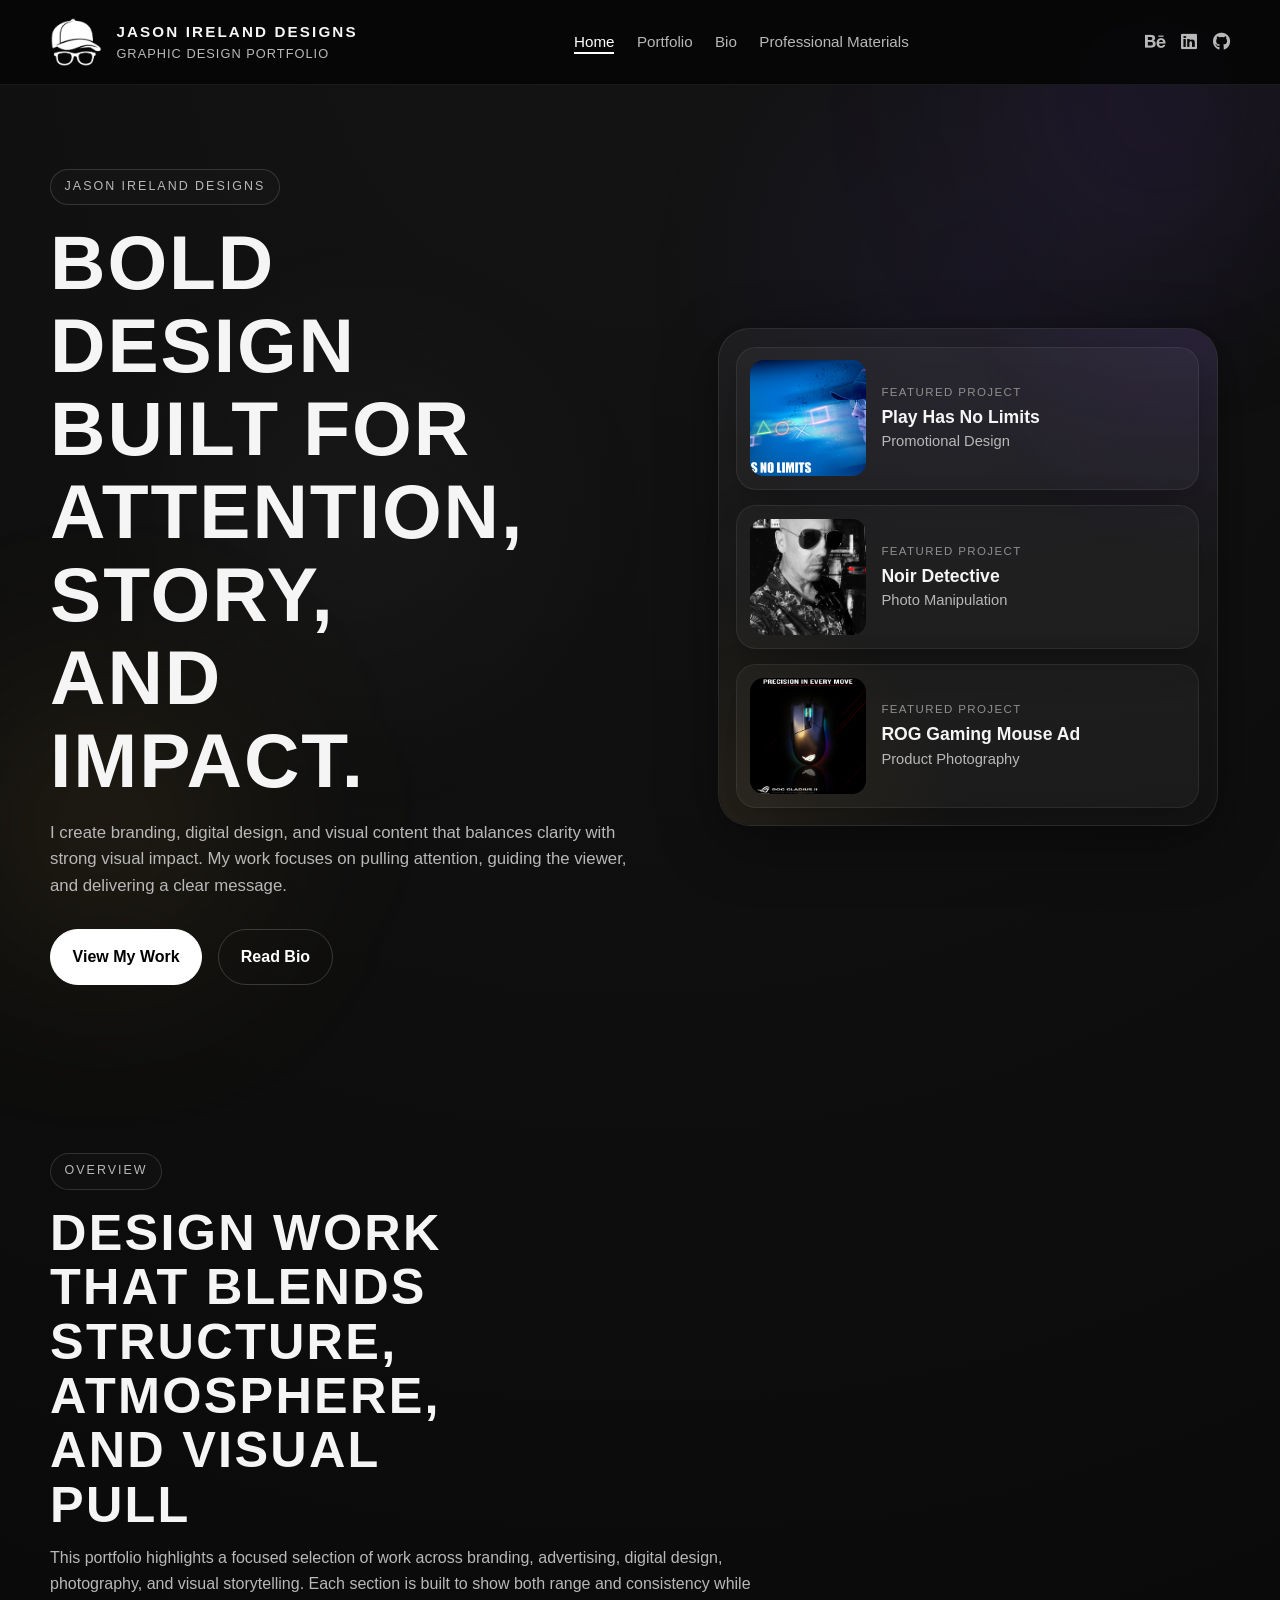
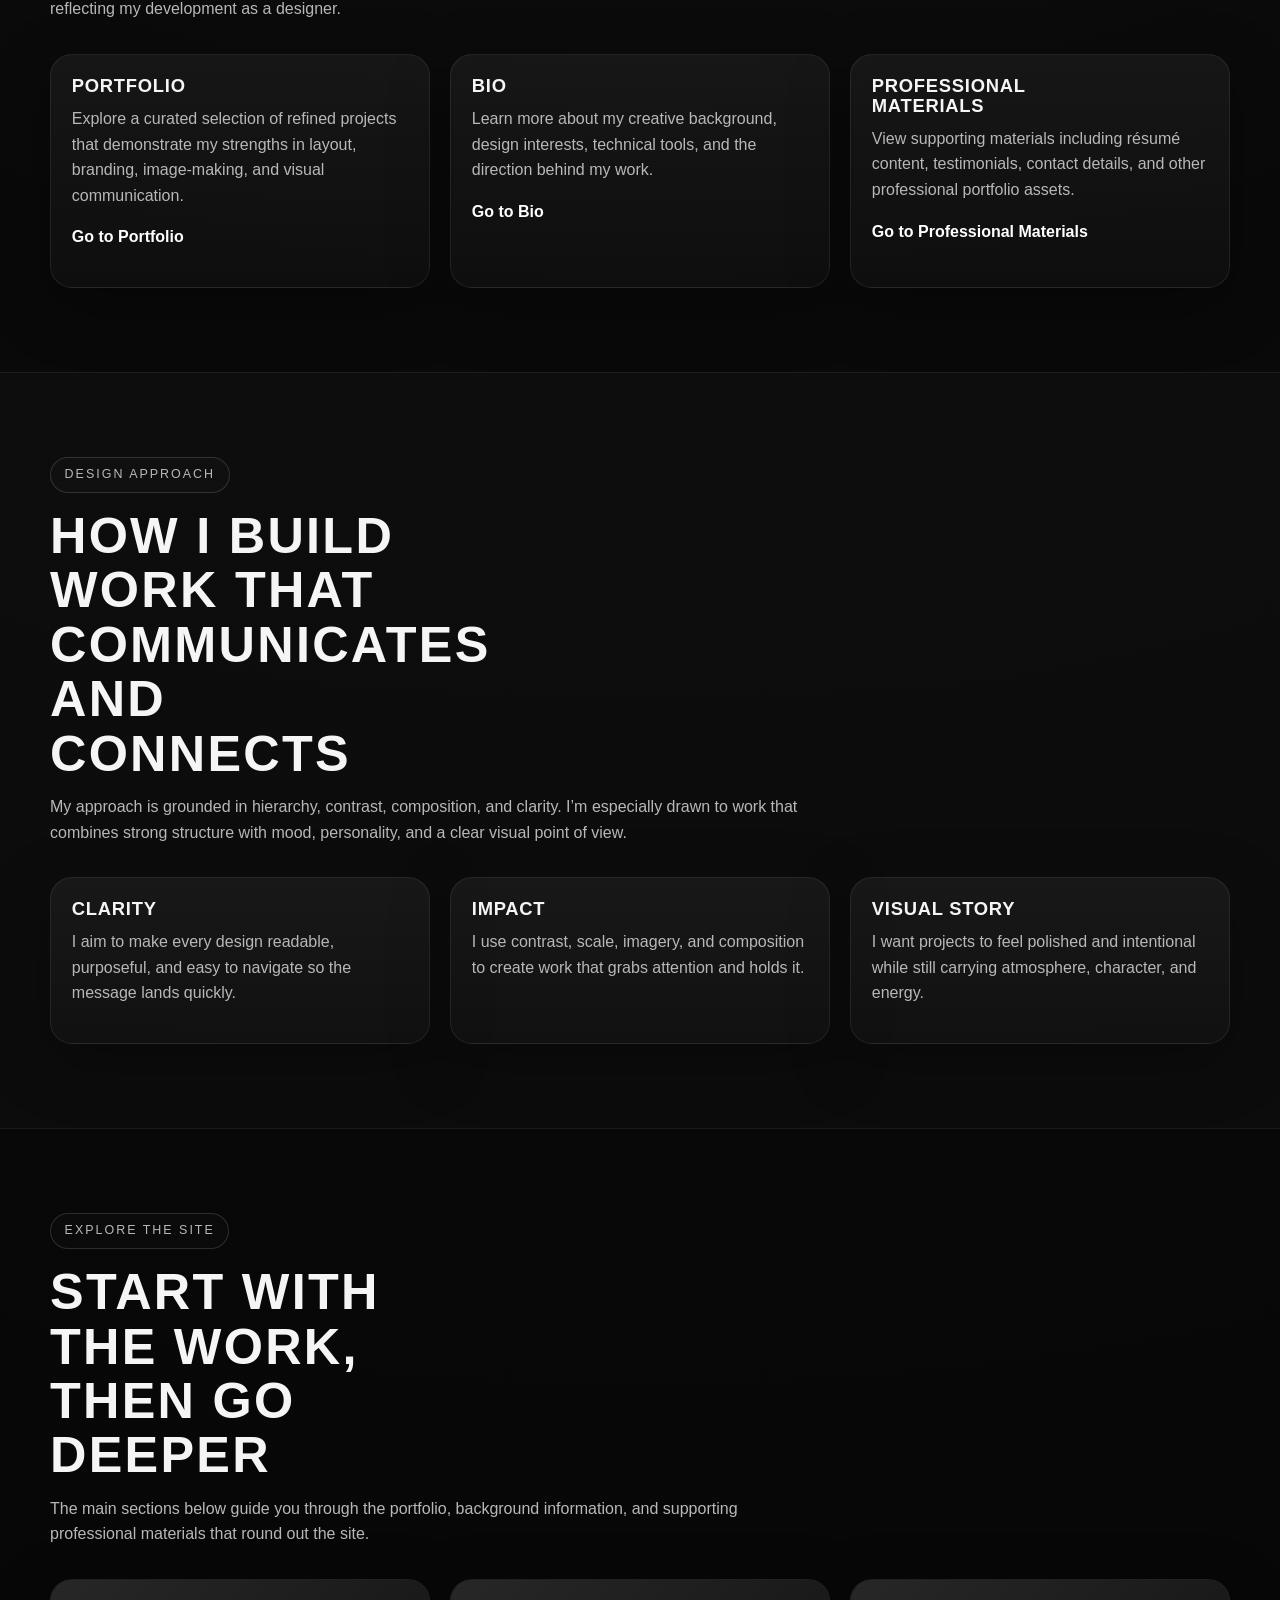
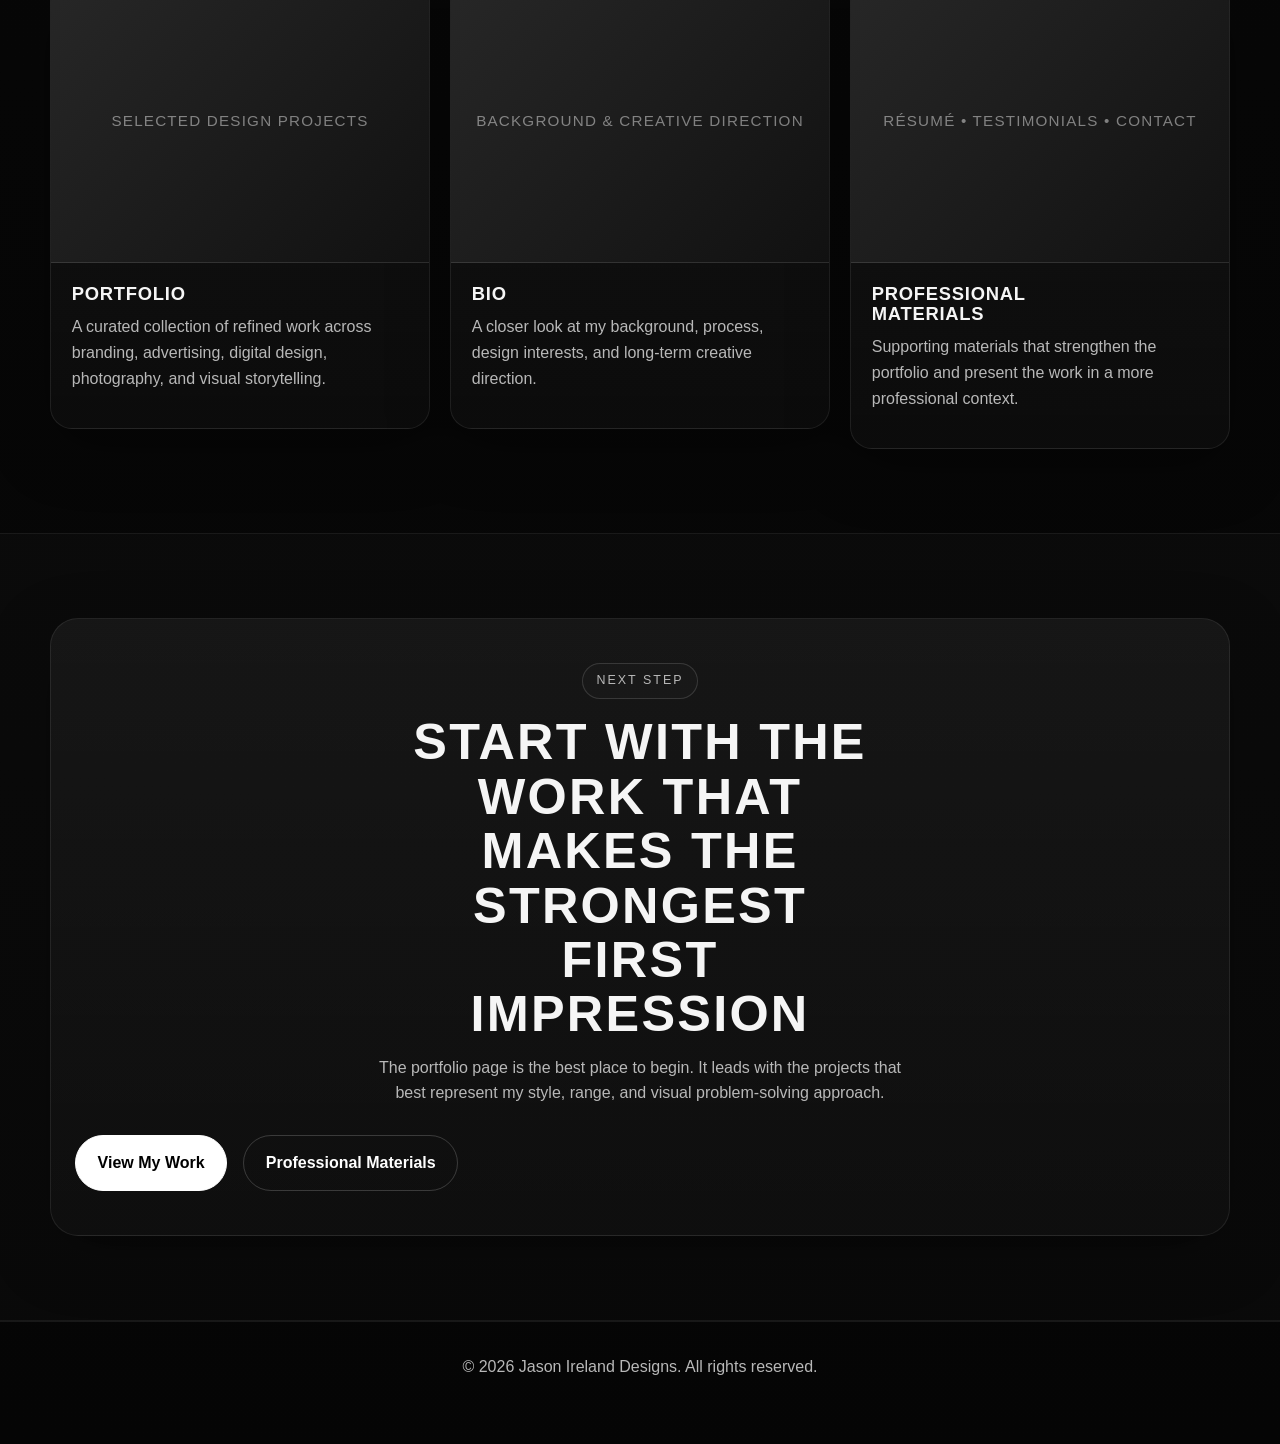
<file: index.html>
<!doctype html>
<html lang="en">
<head>
  <!-- ===== HEAD / META ===== -->
  <meta charset="UTF-8">
  <meta name="viewport" content="width=device-width, initial-scale=1.0">
  <title>Home | Jason Ireland Designs</title>
  <meta
    name="description"
    content="Jason Ireland Designs creates bold branding, digital design, advertising, photography, and visual storytelling work built for attention, clarity, and impact."
  >

  <!-- ===== FONTS / ICONS / STYLES ===== -->
  <link rel="stylesheet" href="https://cdnjs.cloudflare.com/ajax/libs/font-awesome/6.5.0/css/all.min.css">
  <link rel="stylesheet" href="css/style.css">
</head>

<body>
  <!-- ===== SKIP LINK ===== -->
  <a class="skip-link" href="#main">Skip to content</a>

  <!-- ===== SITE HEADER ===== -->
  <header class="site-header">
    <div class="container nav-wrap">

      <!-- ===== BRAND ===== -->
      <a href="index.html" class="brand" aria-label="Jason Ireland Designs home">
        <div class="brand-logo">
          <img src="img/logo-img-white.png" alt="Jason Ireland Designs logo">
        </div>
        <div class="brand-text">
          <span class="brand-name">Jason Ireland Designs</span>
          <span class="brand-tag">Graphic Design Portfolio</span>
        </div>
      </a>

      <!-- ===== MOBILE NAV TOGGLE ===== -->
      <button
        class="nav-toggle"
        id="navToggle"
        aria-expanded="false"
        aria-controls="siteNav"
        aria-label="Open navigation menu"
      >
        <span></span>
        <span></span>
        <span></span>
      </button>

      <!-- ===== MAIN NAVIGATION ===== -->
      <nav class="site-nav" id="siteNav" aria-label="Primary navigation">
        <ul>
          <li><a href="index.html" aria-current="page">Home</a></li>
          <li><a href="portfolio.html">Portfolio</a></li>
          <li><a href="bio.html">Bio</a></li>
          <li><a href="professional-materials.html">Professional Materials</a></li>
        </ul>
      </nav>

      <!-- ===== SOCIAL LINKS ===== -->
      <div class="social-icons" aria-label="Social media links">
        <a
          href="https://www.behance.net/jasonireland2"
          target="_blank"
          rel="noopener noreferrer"
          aria-label="Behance"
        >
          <i class="fa-brands fa-behance"></i>
        </a>

        <a
          href="https://www.linkedin.com/in/jason-ireland-a2652567/"
          target="_blank"
          rel="noopener noreferrer"
          aria-label="LinkedIn"
        >
          <i class="fa-brands fa-linkedin"></i>
        </a>

        <a
          href="https://github.com/Scaveng3rZero"
          target="_blank"
          rel="noopener noreferrer"
          aria-label="GitHub"
        >
          <i class="fa-brands fa-github"></i>
        </a>
      </div>
    </div>
  </header>

  <!-- ===== MAIN CONTENT ===== -->
  <main id="main">

    <!-- ===== HERO SECTION ===== -->
    <section class="hero section">
      <div class="container hero-grid">

        <!-- ===== HERO COPY ===== -->
        <div class="hero-copy">
          <p class="eyebrow">Jason Ireland Designs</p>
          <h1>Bold Design Built for Attention, Story, and Impact.</h1>
          <p class="hero-text">
            I create branding, digital design, and visual content that balances clarity with strong visual impact.
            My work focuses on pulling attention, guiding the viewer, and delivering a clear message.
          </p>

          <div class="hero-actions">
            <a class="btn btn-primary" href="portfolio.html">View My Work</a>
            <a class="btn btn-secondary" href="bio.html">Read Bio</a>
          </div>
        </div>

        <!-- ===== HERO VISUAL ===== -->
        <div class="hero-panel">
          <div class="hero-featured-work" aria-label="Featured projects preview">
            <div class="featured-work-grid">

              <a class="featured-work-card" href="portfolio.html#portfolio-grid">
                <div class="featured-work-image">
                  <img src="img/playstation-ad-new.png" alt="Play Has No Limits promotional design preview">
                </div>
                <div class="featured-work-meta">
                  <p class="featured-work-label">Featured Project</p>
                  <h2>Play Has No Limits</h2>
                  <p>Promotional Design</p>
                </div>
              </a>

              <a class="featured-work-card" href="portfolio.html#portfolio-grid">
                <div class="featured-work-image">
                  <img src="img/noir-cop.png" alt="Noir Detective cinematic composite preview">
                </div>
                <div class="featured-work-meta">
                  <p class="featured-work-label">Featured Project</p>
                  <h2>Noir Detective</h2>
                  <p>Photo Manipulation</p>
                </div>
              </a>

              <a class="featured-work-card" href="portfolio.html#portfolio-grid">
                <div class="featured-work-image">
                  <img src="img/rog-mouse.png" alt="ROG gaming mouse product advertisement preview">
                </div>
                <div class="featured-work-meta">
                  <p class="featured-work-label">Featured Project</p>
                  <h2>ROG Gaming Mouse Ad</h2>
                  <p>Product Photography</p>
                </div>
              </a>

            </div>
          </div>
        </div>
      </div>
    </section>

    <!-- ===== HOME INTRO / OVERVIEW SECTION ===== -->
    <section class="section">
      <div class="container">
        <div class="section-heading">
          <p class="eyebrow">Overview</p>
          <h2>Design work that blends structure, atmosphere, and visual pull</h2>
          <p>
            This portfolio highlights a focused selection of work across branding, advertising,
            digital design, photography, and visual storytelling. Each section is built to show
            both range and consistency while reflecting my development as a designer.
          </p>
        </div>

        <div class="about-grid">
          <div class="card info-card">
            <h3>Portfolio</h3>
            <p>
              Explore a curated selection of refined projects that demonstrate my strengths in
              layout, branding, image-making, and visual communication.
            </p>
            <p><a href="portfolio.html">Go to Portfolio</a></p>
          </div>

          <div class="card info-card">
            <h3>Bio</h3>
            <p>
              Learn more about my creative background, design interests, technical tools,
              and the direction behind my work.
            </p>
            <p><a href="bio.html">Go to Bio</a></p>
          </div>

          <div class="card info-card">
            <h3>Professional Materials</h3>
            <p>
              View supporting materials including résumé content, testimonials, contact details,
              and other professional portfolio assets.
            </p>
            <p><a href="professional-materials.html">Go to Professional Materials</a></p>
          </div>
        </div>
      </div>
    </section>

    <!-- ===== DESIGN PHILOSOPHY SECTION ===== -->
    <section class="section section-alt">
      <div class="container">
        <div class="section-heading">
          <p class="eyebrow">Design Approach</p>
          <h2>How I build work that communicates and connects</h2>
          <p>
            My approach is grounded in hierarchy, contrast, composition, and clarity.
            I’m especially drawn to work that combines strong structure with mood, personality,
            and a clear visual point of view.
          </p>
        </div>

        <div class="about-grid">
          <div class="card info-card">
            <h3>Clarity</h3>
            <p>
              I aim to make every design readable, purposeful, and easy to navigate so the message lands quickly.
            </p>
          </div>

          <div class="card info-card">
            <h3>Impact</h3>
            <p>
              I use contrast, scale, imagery, and composition to create work that grabs attention and holds it.
            </p>
          </div>

          <div class="card info-card">
            <h3>Visual Story</h3>
            <p>
              I want projects to feel polished and intentional while still carrying atmosphere, character, and energy.
            </p>
          </div>
        </div>
      </div>
    </section>

    <!-- ===== FEATURED NAVIGATION SECTION ===== -->
    <section class="section">
      <div class="container">
        <div class="section-heading">
          <p class="eyebrow">Explore the Site</p>
          <h2>Start with the work, then go deeper</h2>
          <p>
            The main sections below guide you through the portfolio, background information,
            and supporting professional materials that round out the site.
          </p>
        </div>

        <div class="work-grid">
          <a href="portfolio.html" class="card-link" aria-label="View portfolio page">
            <article class="card">
              <div class="card-image placeholder">Selected Design Projects</div>
              <div class="card-body">
                <h3>Portfolio</h3>
                <p>
                  A curated collection of refined work across branding, advertising, digital design,
                  photography, and visual storytelling.
                </p>
              </div>
            </article>
          </a>

          <a href="bio.html" class="card-link" aria-label="View bio page">
            <article class="card">
              <div class="card-image placeholder">Background &amp; Creative Direction</div>
              <div class="card-body">
                <h3>Bio</h3>
                <p>
                  A closer look at my background, process, design interests, and long-term creative direction.
                </p>
              </div>
            </article>
          </a>

          <a href="professional-materials.html" class="card-link" aria-label="View professional materials page">
            <article class="card">
              <div class="card-image placeholder">Résumé • Testimonials • Contact</div>
              <div class="card-body">
                <h3>Professional Materials</h3>
                <p>
                  Supporting materials that strengthen the portfolio and present the work in a more professional context.
                </p>
              </div>
            </article>
          </a>
        </div>
      </div>
    </section>

    <!-- ===== CALL TO ACTION SECTION ===== -->
    <section class="section section-alt">
      <div class="container">
        <div class="contact-panel">
          <p class="eyebrow">Next Step</p>
          <h2>Start with the work that makes the strongest first impression</h2>
          <p>
            The portfolio page is the best place to begin. It leads with the projects that best represent
            my style, range, and visual problem-solving approach.
          </p>

          <div class="contact-actions">
            <a class="btn btn-primary" href="portfolio.html">View My Work</a>
            <a class="btn btn-secondary" href="professional-materials.html">Professional Materials</a>
          </div>
        </div>
      </div>
    </section>

  </main>

  <!-- ===== SITE FOOTER ===== -->
  <footer class="site-footer">
    <div class="container">
      <p>&copy; 2026 Jason Ireland Designs. All rights reserved.</p>
    </div>
  </footer>

  <!-- ===== SCRIPTS ===== -->
  <script src="js/script.js"></script>
</body>
</html>
</file>
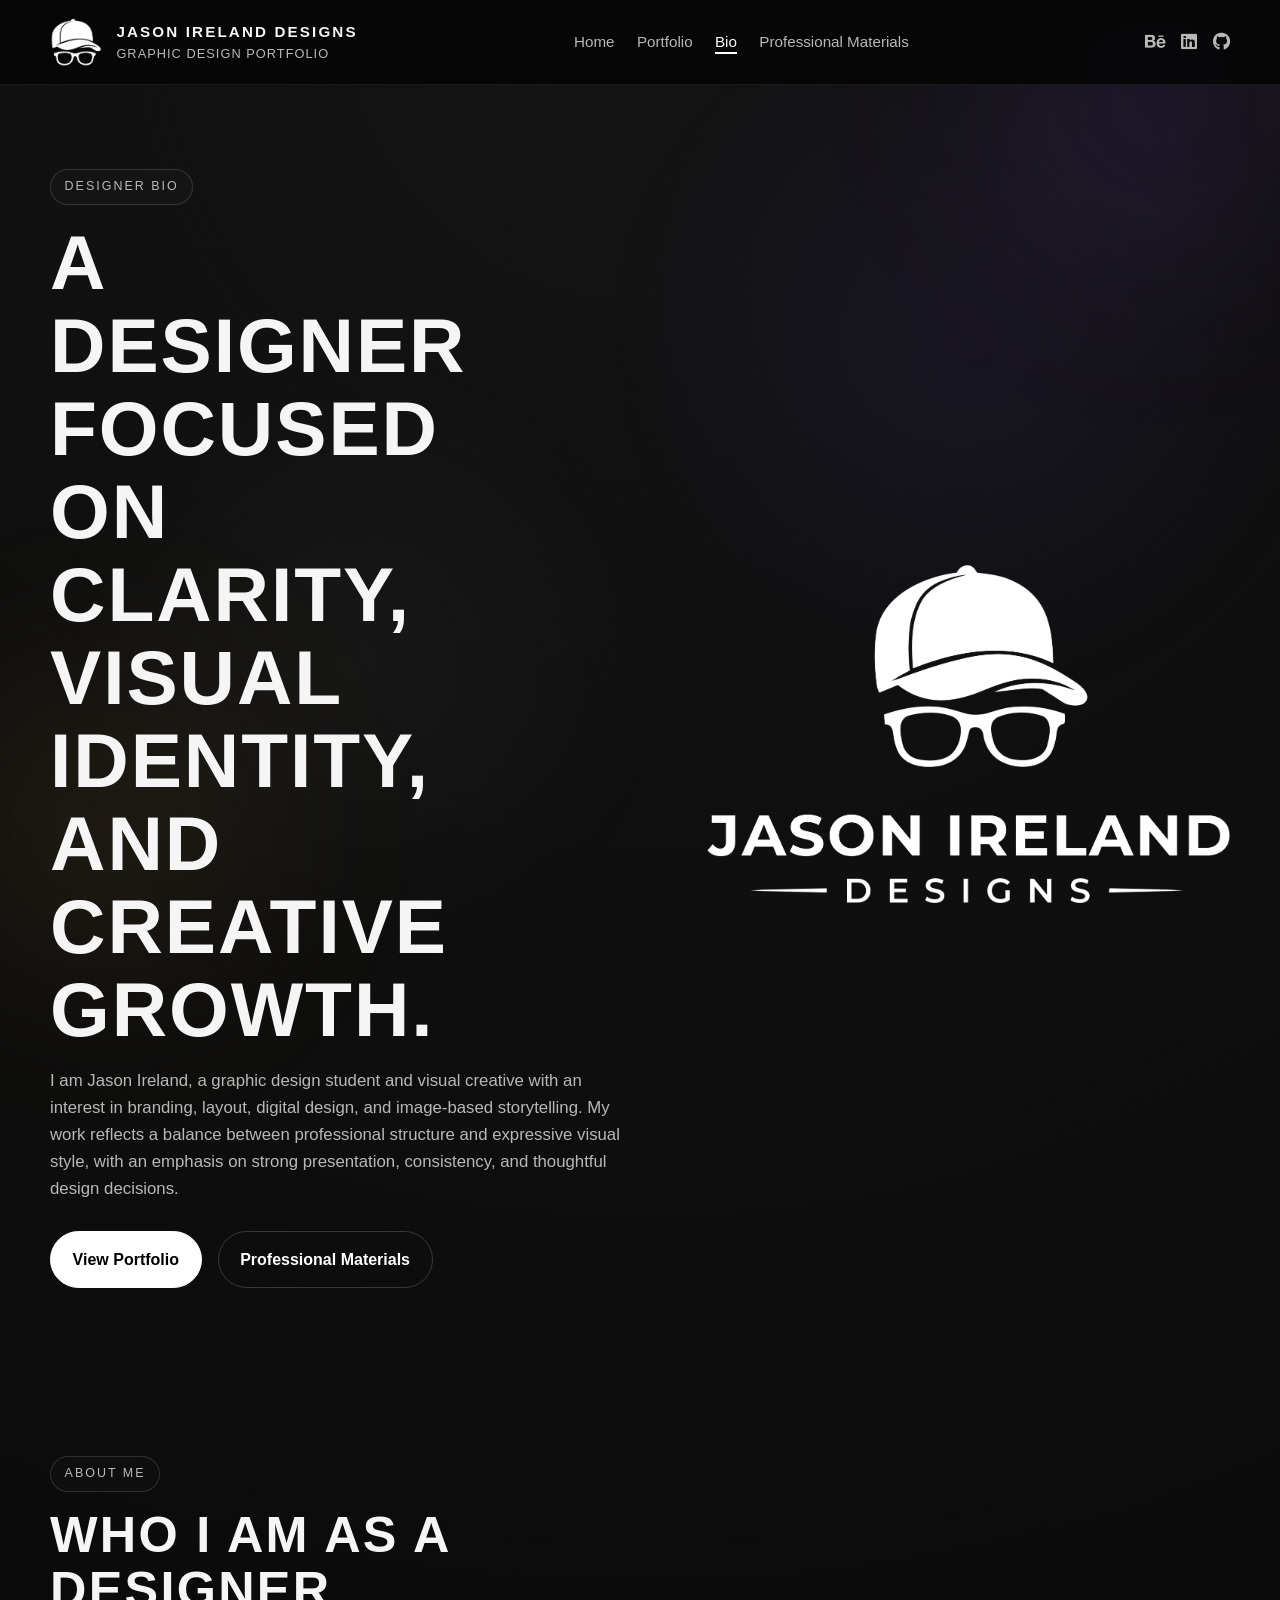
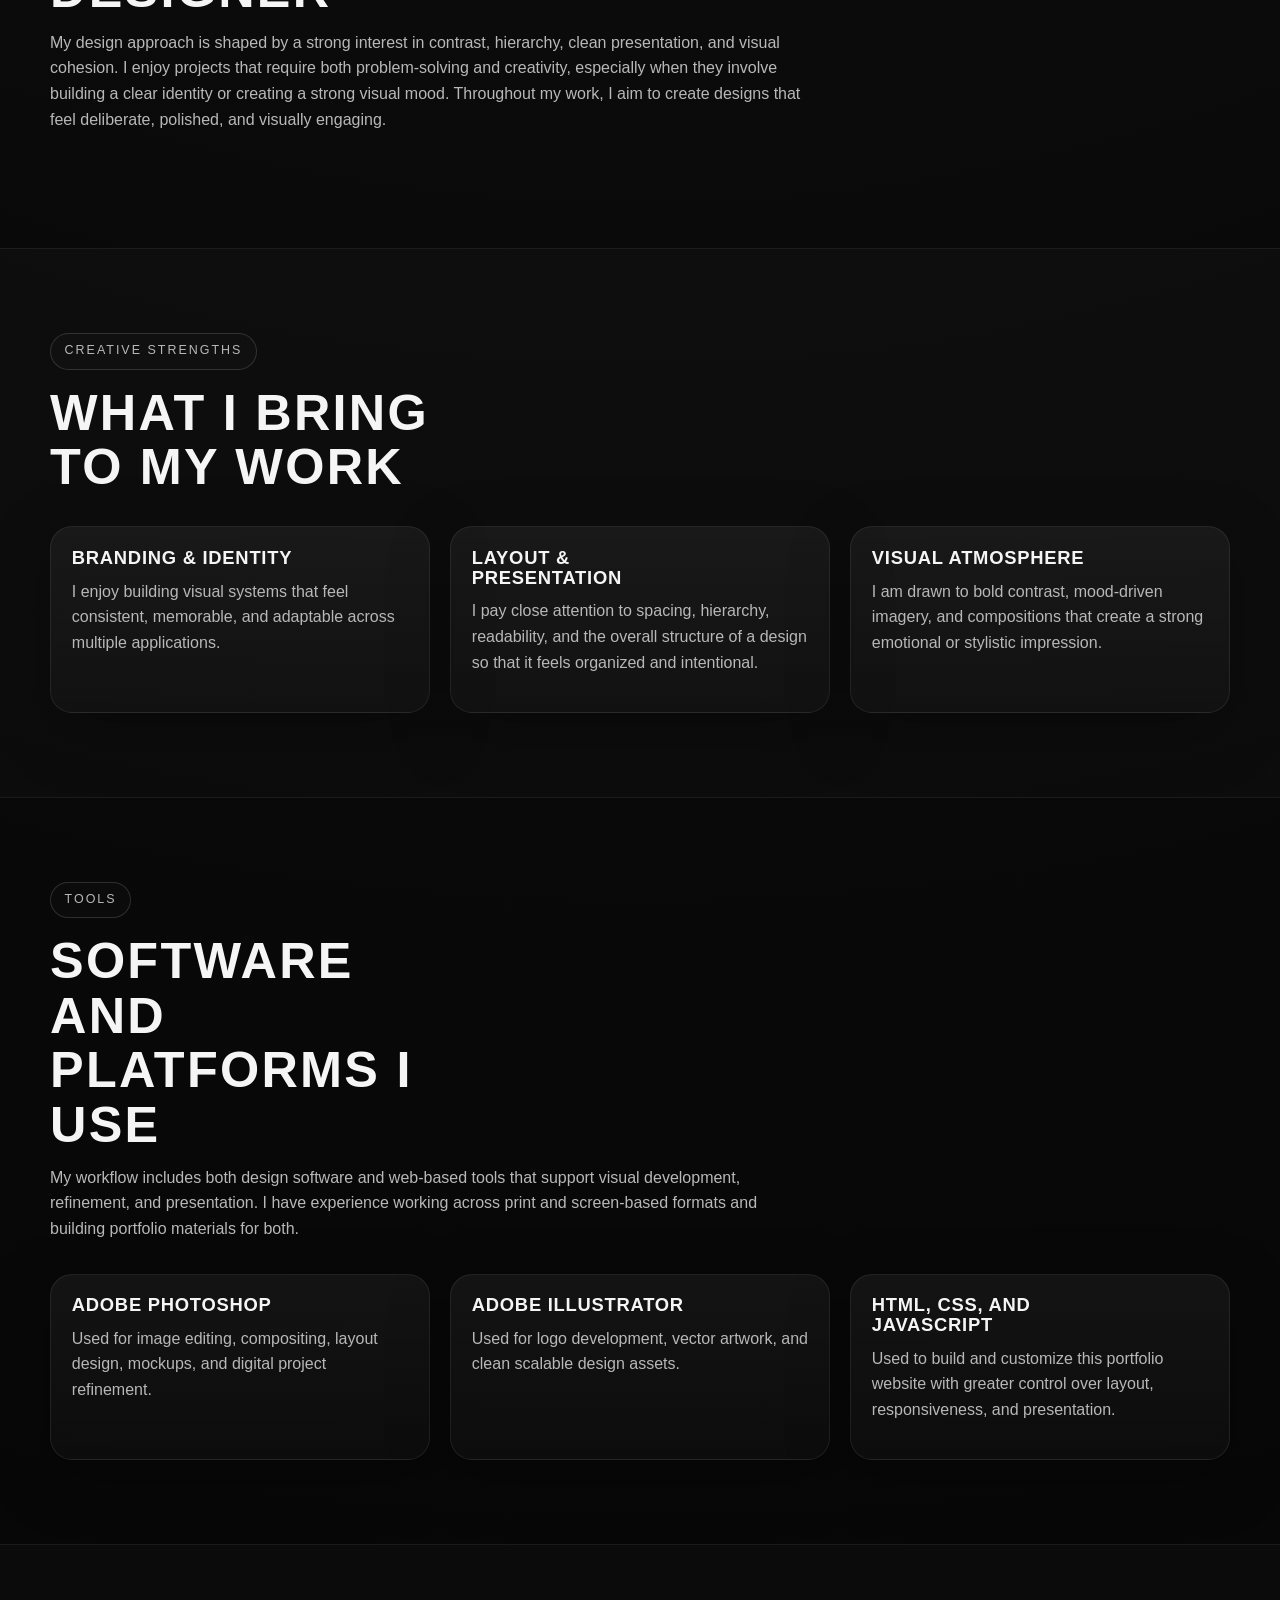
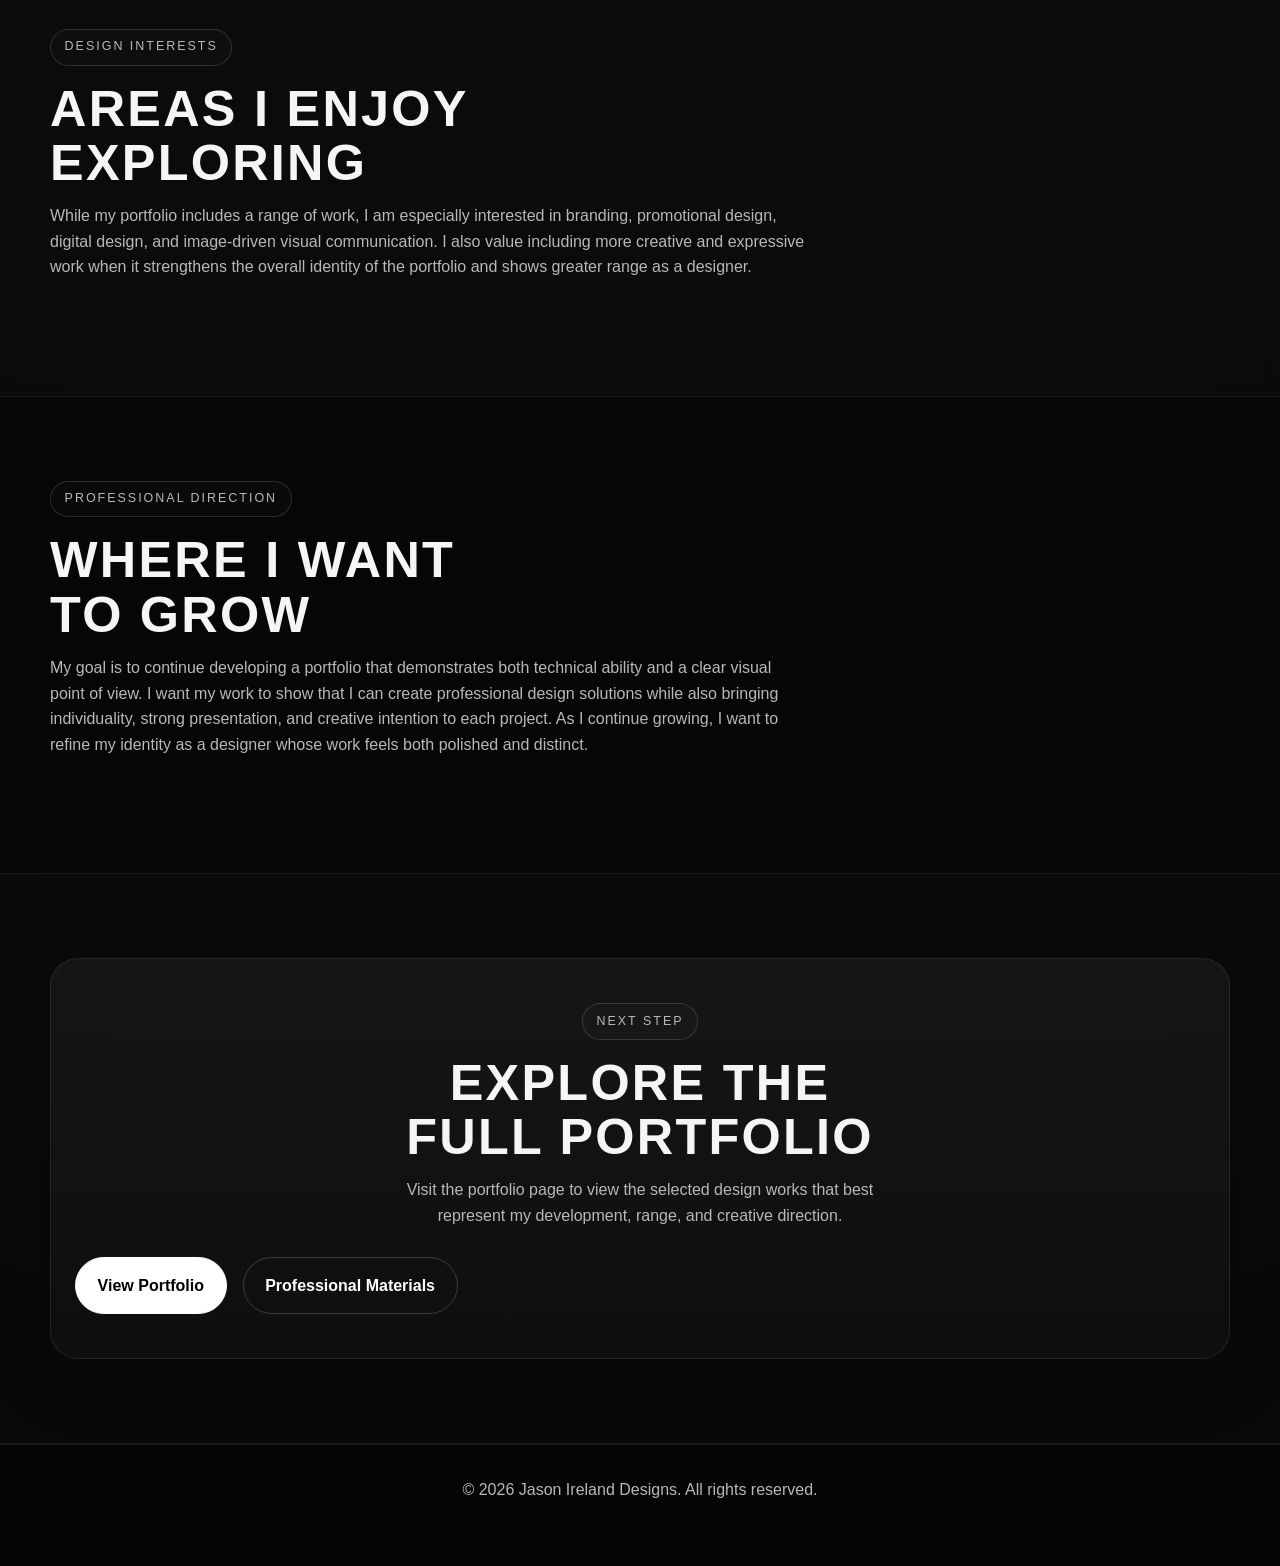
<file: bio.html>
<!doctype html>
<html lang="en">
<head>
  <!-- ===== HEAD / META ===== -->
  <meta charset="UTF-8">
  <meta name="viewport" content="width=device-width, initial-scale=1.0">
  <title>Bio | Jason Ireland Designs</title>
  <meta
    name="description"
    content="Designer bio for Jason Ireland Designs, highlighting background, creative approach, technical skills, and professional goals."
  >

  <!-- ===== FONTS / ICONS / STYLES ===== -->
  <link rel="stylesheet" href="css/style.css">
  <link rel="stylesheet" href="https://cdnjs.cloudflare.com/ajax/libs/font-awesome/6.5.0/css/all.min.css">
</head>

<body>
  <!-- ===== SKIP LINK ===== -->
  <a class="skip-link" href="#main">Skip to content</a>

  <!-- ===== SITE HEADER ===== -->
  <header class="site-header">
    <div class="container nav-wrap">
      <!-- ===== BRAND ===== -->
      <a href="index.html" class="brand" aria-label="Jason Ireland Designs home">
        <div class="brand-logo">
          <img src="img/logo-img-white.png" alt="Jason Ireland Designs logo">
        </div>
        <div class="brand-text">
          <span class="brand-name">Jason Ireland Designs</span>
          <span class="brand-tag">Graphic Design Portfolio</span>
        </div>
      </a>

      <!-- ===== MOBILE NAV TOGGLE ===== -->
      <button
        class="nav-toggle"
        id="navToggle"
        aria-expanded="false"
        aria-controls="siteNav"
        aria-label="Open navigation menu"
      >
        <span></span>
        <span></span>
        <span></span>
      </button>

      <!-- ===== MAIN NAVIGATION ===== -->
      <nav class="site-nav" id="siteNav" aria-label="Primary navigation">
        <ul>
          <li><a href="index.html">Home</a></li>
          <li><a href="portfolio.html">Portfolio</a></li>
          <li><a href="bio.html" aria-current="page">Bio</a></li>
          <li><a href="professional-materials.html">Professional Materials</a></li>
        </ul>
      </nav>

      <!-- ===== SOCIAL LINKS ===== -->
      <div class="social-icons" aria-label="Social media links">
        <a
          href="https://www.behance.net/jasonireland2"
          target="_blank"
          rel="noopener noreferrer"
          aria-label="Behance"
        >
          <i class="fa-brands fa-behance"></i>
        </a>

        <a
          href="https://www.linkedin.com/in/jason-ireland-a2652567/"
          target="_blank"
          rel="noopener noreferrer"
          aria-label="LinkedIn"
        >
          <i class="fa-brands fa-linkedin"></i>
        </a>

        <a
          href="https://github.com/Scaveng3rZero"
          target="_blank"
          rel="noopener noreferrer"
          aria-label="GitHub"
        >
          <i class="fa-brands fa-github"></i>
        </a>
      </div>
    </div>
  </header>

  <!-- ===== MAIN CONTENT ===== -->
  <main id="main">

    <!-- ===== PAGE HERO ===== -->
    <section class="hero section">
      <div class="container hero-grid">
        <!-- ===== HERO COPY ===== -->
        <div class="hero-copy">
          <p class="eyebrow">Designer Bio</p>
          <h1>A designer focused on clarity, visual identity, and creative growth.</h1>
          <p class="hero-text">
            I am Jason Ireland, a graphic design student and visual creative with an interest in
            branding, layout, digital design, and image-based storytelling. My work reflects a
            balance between professional structure and expressive visual style, with an emphasis
            on strong presentation, consistency, and thoughtful design decisions.
          </p>

          <div class="hero-actions">
            <a class="btn btn-primary" href="portfolio.html">View Portfolio</a>
            <a class="btn btn-secondary" href="professional-materials.html">Professional Materials</a>
          </div>
        </div>

        <!-- ===== HERO VISUAL ===== -->
        <div class="hero-panel">
          <div class="hero-logo-card">
            <img src="img/logo-white.png" alt="Jason Ireland Designs logo">
          </div>
        </div>
      </div>
    </section>

    <!-- ===== INTRODUCTION SECTION ===== -->
    <section class="section">
      <div class="container">
        <div class="section-heading">
          <p class="eyebrow">About Me</p>
          <h2>Who I am as a designer</h2>
          <p>
            My design approach is shaped by a strong interest in contrast, hierarchy, clean
            presentation, and visual cohesion. I enjoy projects that require both problem-solving
            and creativity, especially when they involve building a clear identity or creating a
            strong visual mood. Throughout my work, I aim to create designs that feel deliberate,
            polished, and visually engaging.
          </p>
        </div>
      </div>
    </section>

    <!-- ===== CREATIVE STRENGTHS SECTION ===== -->
    <section class="section section-alt">
      <div class="container">
        <div class="section-heading">
          <p class="eyebrow">Creative Strengths</p>
          <h2>What I bring to my work</h2>
        </div>

        <div class="about-grid">
          <div class="card info-card">
            <h3>Branding & Identity</h3>
            <p>
              I enjoy building visual systems that feel consistent, memorable, and adaptable
              across multiple applications.
            </p>
          </div>

          <div class="card info-card">
            <h3>Layout & Presentation</h3>
            <p>
              I pay close attention to spacing, hierarchy, readability, and the overall
              structure of a design so that it feels organized and intentional.
            </p>
          </div>

          <div class="card info-card">
            <h3>Visual Atmosphere</h3>
            <p>
              I am drawn to bold contrast, mood-driven imagery, and compositions that create a
              strong emotional or stylistic impression.
            </p>
          </div>
        </div>
      </div>
    </section>

    <!-- ===== TOOLS AND SOFTWARE SECTION ===== -->
    <section class="section">
      <div class="container">
        <div class="section-heading">
          <p class="eyebrow">Tools</p>
          <h2>Software and platforms I use</h2>
          <p>
            My workflow includes both design software and web-based tools that support visual
            development, refinement, and presentation. I have experience working across print and
            screen-based formats and building portfolio materials for both.
          </p>
        </div>

        <div class="about-grid">
          <div class="card info-card">
            <h3>Adobe Photoshop</h3>
            <p>
              Used for image editing, compositing, layout design, mockups, and digital project refinement.
            </p>
          </div>

          <div class="card info-card">
            <h3>Adobe Illustrator</h3>
            <p>
              Used for logo development, vector artwork, and clean scalable design assets.
            </p>
          </div>

          <div class="card info-card">
            <h3>HTML, CSS, and JavaScript</h3>
            <p>
              Used to build and customize this portfolio website with greater control over layout,
              responsiveness, and presentation.
            </p>
          </div>
        </div>
      </div>
    </section>

    <!-- ===== DESIGN INTERESTS SECTION ===== -->
    <section class="section section-alt">
      <div class="container">
        <div class="section-heading">
          <p class="eyebrow">Design Interests</p>
          <h2>Areas I enjoy exploring</h2>
          <p>
            While my portfolio includes a range of work, I am especially interested in branding,
            promotional design, digital design, and image-driven visual communication. I also
            value including more creative and expressive work when it strengthens the overall
            identity of the portfolio and shows greater range as a designer.
          </p>
        </div>
      </div>
    </section>

    <!-- ===== PROFESSIONAL DIRECTION SECTION ===== -->
    <section class="section">
      <div class="container">
        <div class="section-heading">
          <p class="eyebrow">Professional Direction</p>
          <h2>Where I want to grow</h2>
          <p>
            My goal is to continue developing a portfolio that demonstrates both technical
            ability and a clear visual point of view. I want my work to show that I can create
            professional design solutions while also bringing individuality, strong presentation,
            and creative intention to each project. As I continue growing, I want to refine my
            identity as a designer whose work feels both polished and distinct.
          </p>
        </div>
      </div>
    </section>

    <!-- ===== CALL TO ACTION SECTION ===== -->
    <section class="section section-alt">
      <div class="container">
        <div class="contact-panel">
          <p class="eyebrow">Next Step</p>
          <h2>Explore the full portfolio</h2>
          <p>
            Visit the portfolio page to view the selected design works that best represent my
            development, range, and creative direction.
          </p>

          <div class="contact-actions">
            <a class="btn btn-primary" href="portfolio.html">View Portfolio</a>
            <a class="btn btn-secondary" href="professional-materials.html">Professional Materials</a>
          </div>
        </div>
      </div>
    </section>

  </main>

  <!-- ===== SITE FOOTER ===== -->
  <footer class="site-footer">
    <div class="container">
      <p>&copy; 2026 Jason Ireland Designs. All rights reserved.</p>
    </div>
  </footer>

  <!-- ===== SCRIPTS ===== -->
  <script src="js/script.js"></script>
</body>
</html>
</file>
<file: css/style.css>
/* =========================================================
   01. ROOT / VARIABLES
========================================================= */
:root {
  --bg: #050505;
  --bg-soft: #0d0d0d;
  --panel: rgba(255, 255, 255, 0.045);
  --panel-strong: rgba(255, 255, 255, 0.07);
  --panel-hover: rgba(255, 255, 255, 0.09);
  --line: rgba(255, 255, 255, 0.08);
  --line-strong: rgba(255, 255, 255, 0.14);
  --text: #f5f5f5;
  --muted: #b8b8b8;
  --muted-soft: #8f8f8f;
  --white: #ffffff;
  --shadow: 0 18px 60px rgba(0, 0, 0, 0.34);
  --shadow-soft: 0 12px 40px rgba(0, 0, 0, 0.22);
  --radius: 22px;
  --radius-sm: 16px;
  --radius-lg: 30px;
  --max-width: 1180px;
  --grid-gap: 1.25rem;
  --transition: 0.25s ease;
}

/* =========================================================
   02. RESET / BASE
========================================================= */
*,
*::before,
*::after {
  box-sizing: border-box;
}

html {
  scroll-behavior: smooth;
}

body {
  margin: 0;
  font-family: Arial, Helvetica, sans-serif;
  background:
    radial-gradient(circle at top, #141414 0%, #090909 42%, #050505 100%);
  color: var(--text);
  line-height: 1.6;
  position: relative;
  min-width: 320px;
}

img {
  display: block;
  max-width: 100%;
}

a {
  color: inherit;
  text-decoration: none;
}

button,
input,
textarea,
select {
  font: inherit;
}

button {
  color: inherit;
}

/* =========================================================
   03. BACKGROUND EFFECTS
========================================================= */
body::before,
body::after {
  content: "";
  position: fixed;
  pointer-events: none;
  z-index: -2;
}

body::before {
  width: 440px;
  height: 440px;
  top: -120px;
  right: -100px;
  background: radial-gradient(
    circle,
    rgba(145, 88, 255, 0.16) 0%,
    rgba(145, 88, 255, 0.06) 42%,
    transparent 72%
  );
  filter: blur(90px);
}

body::after {
  width: 390px;
  height: 390px;
  bottom: -120px;
  left: -90px;
  background: radial-gradient(
    circle,
    rgba(255, 195, 70, 0.14) 0%,
    rgba(255, 195, 70, 0.05) 42%,
    transparent 72%
  );
  filter: blur(95px);
}

/* =========================================================
   04. ACCESSIBILITY
========================================================= */
.skip-link {
  position: absolute;
  left: -9999px;
  top: auto;
}

.skip-link:focus {
  left: 1rem;
  top: 1rem;
  background: var(--white);
  color: #000;
  padding: 0.75rem 1rem;
  z-index: 1000;
  border-radius: 8px;
}

/* =========================================================
   05. LAYOUT / GLOBAL CONTAINERS
========================================================= */
.container {
  width: min(100% - 2rem, var(--max-width));
  margin: 0 auto;
}

.section {
  padding: 5.25rem 0;
}

.section-alt {
  background: rgba(255, 255, 255, 0.02);
  border-top: 1px solid rgba(255, 255, 255, 0.06);
  border-bottom: 1px solid rgba(255, 255, 255, 0.06);
}

/* =========================================================
   06. SITE HEADER
========================================================= */
.site-header {
  position: sticky;
  top: 0;
  z-index: 100;
  background: rgba(5, 5, 5, 0.88);
  backdrop-filter: blur(12px);
  border-bottom: 1px solid rgba(255, 255, 255, 0.08);
  transition: background var(--transition), padding var(--transition);
}

.site-header.scrolled {
  padding: 6px 0;
  background: rgba(5, 5, 5, 0.95);
}

.site-header.scrolled .brand-logo {
  height: 42px;
}

.nav-wrap {
  display: flex;
  align-items: center;
  justify-content: space-between;
  min-height: 84px;
  gap: 1rem;
}

/* =========================================================
   07. BRANDING
========================================================= */
.brand {
  display: flex;
  align-items: center;
  gap: 0.9rem;
  min-width: 0;
  flex-shrink: 0;
}

.brand-logo {
  height: 52px;
  display: flex;
  align-items: center;
  flex-shrink: 0;
}

.brand-logo img {
  height: 100%;
  width: auto;
  transition: transform var(--transition);
}

.brand:hover .brand-logo img {
  transform: scale(1.05);
}

.brand-text {
  display: flex;
  flex-direction: column;
  min-width: 0;
}

.brand-name {
  font-size: 0.95rem;
  font-weight: 700;
  letter-spacing: 0.14em;
  text-transform: uppercase;
}

.brand-tag {
  font-size: 0.8rem;
  letter-spacing: 0.08em;
  text-transform: uppercase;
  color: var(--muted);
}

/* =========================================================
   08. MAIN NAVIGATION
========================================================= */
.site-nav ul {
  list-style: none;
  display: flex;
  gap: 1.4rem;
  margin: 0;
  padding: 0;
}

.site-nav a {
  color: var(--muted);
  font-size: 0.95rem;
  position: relative;
  padding-bottom: 4px;
  transition: color 0.2s ease;
}

.site-nav a::after {
  content: "";
  position: absolute;
  left: 0;
  bottom: 0;
  width: 0%;
  height: 2px;
  background: var(--white);
  transition: width var(--transition);
}

.site-nav a:hover,
.site-nav a:focus-visible,
.site-nav a[aria-current="page"] {
  color: var(--white);
}

.site-nav a:hover::after,
.site-nav a:focus-visible::after,
.site-nav a[aria-current="page"]::after {
  width: 100%;
}

/* =========================================================
   09. MOBILE NAV TOGGLE
========================================================= */
.nav-toggle {
  display: none;
  background: transparent;
  border: 0;
  padding: 0.25rem;
  cursor: pointer;
}

.nav-toggle span {
  display: block;
  width: 28px;
  height: 3px;
  background: var(--white);
  border-radius: 999px;
  margin: 5px 0;
}

/* =========================================================
   10. SOCIAL LINKS
========================================================= */
.social-icons {
  display: flex;
  gap: 16px;
  align-items: center;
  margin-left: 20px;
}

.social-icons a {
  display: inline-flex;
  align-items: center;
  justify-content: center;
  color: var(--muted);
  transition: color 0.2s ease, transform 0.2s ease;
}

.social-icons a:hover,
.social-icons a:focus-visible {
  color: var(--white);
  transform: translateY(-2px);
}

.social-icons i {
  font-size: 18px;
}

/* =========================================================
   11. HERO
========================================================= */
.hero {
  min-height: calc(100vh - 84px);
  display: flex;
  align-items: center;
  position: relative;
  overflow: clip;
}

.hero::before {
  content: "";
  position: absolute;
  inset: 0;
  background:
    radial-gradient(circle at 28% 45%, rgba(255, 255, 255, 0.03), transparent 28%),
    radial-gradient(circle at 76% 20%, rgba(126, 90, 255, 0.07), transparent 26%);
  pointer-events: none;
  z-index: 0;
}

.hero-grid {
  display: grid;
  grid-template-columns: minmax(0, 1.08fr) minmax(360px, 0.92fr);
  gap: 2.5rem;
  align-items: center;
  position: relative;
  z-index: 1;
}

.hero-copy {
  max-width: 720px;
}

.hero-copy h1 {
  max-width: 10ch;
}

.hero-text {
  max-width: 62ch;
  font-size: 1.05rem;
}

.hero-panel {
  display: flex;
  justify-content: center;
  align-items: center;
  position: relative;
}

/* =========================================================
   12. HERO FEATURED WORK PANEL
========================================================= */
.hero-featured-work {
  width: 100%;
  max-width: 500px;
  padding: 1.1rem;
  border-radius: 32px;
  background: linear-gradient(
    180deg,
    rgba(255, 255, 255, 0.05),
    rgba(255, 255, 255, 0.025)
  );
  border: 1px solid rgba(255, 255, 255, 0.09);
  box-shadow: var(--shadow);
  position: relative;
  isolation: isolate;
}

.hero-featured-work::before {
  content: "";
  position: absolute;
  inset: 0;
  border-radius: inherit;
  background:
    radial-gradient(circle at top right, rgba(137, 88, 255, 0.12), transparent 35%),
    radial-gradient(circle at bottom left, rgba(255, 196, 77, 0.08), transparent 35%);
  opacity: 0.9;
  z-index: -1;
}

.featured-work-grid {
  display: grid;
  gap: 0.95rem;
}

.featured-work-card {
  display: grid;
  grid-template-columns: 116px minmax(0, 1fr);
  gap: 0.95rem;
  align-items: center;
  width: 100%;
  padding: 0.8rem;
  border: 1px solid rgba(255, 255, 255, 0.07);
  border-radius: 20px;
  background: rgba(255, 255, 255, 0.03);
  box-shadow: var(--shadow-soft);
  transition:
    transform var(--transition),
    border-color var(--transition),
    background var(--transition),
    box-shadow var(--transition);
}

a.featured-work-card {
  text-decoration: none;
}

button.featured-work-card {
  appearance: none;
  border-width: 1px;
  cursor: pointer;
  text-align: left;
  color: inherit;
}

.featured-work-card:hover,
.featured-work-card:focus-visible {
  transform: translateY(-4px);
  background: rgba(255, 255, 255, 0.05);
  border-color: rgba(255, 255, 255, 0.14);
}

.featured-work-card:focus-visible {
  outline: 2px solid var(--white);
  outline-offset: 4px;
}

.featured-work-image {
  aspect-ratio: 1 / 1;
  overflow: hidden;
  border-radius: 14px;
  background: rgba(255, 255, 255, 0.04);
}

.featured-work-image img {
  width: 100%;
  height: 100%;
  object-fit: cover;
  transition: transform 0.35s ease;
}

.featured-work-card:hover .featured-work-image img,
.featured-work-card:focus-visible .featured-work-image img {
  transform: scale(1.06);
}

.featured-work-meta {
  min-width: 0;
}

.featured-work-label {
  margin: 0 0 0.35rem;
  font-size: 0.72rem;
  letter-spacing: 0.12em;
  text-transform: uppercase;
  color: var(--muted-soft);
}

.featured-work-meta h2 {
  font-size: 1.1rem;
  line-height: 1.15;
  margin: 0 0 0.2rem;
  text-transform: none;
  letter-spacing: 0;
}

.featured-work-meta p:last-child {
  margin: 0;
  color: var(--muted);
  font-size: 0.92rem;
}

/* =========================================================
   13. TYPOGRAPHY
========================================================= */
.eyebrow {
  display: inline-block;
  margin: 0 0 1rem;
  padding: 0.45rem 0.85rem;
  border: 1px solid rgba(255, 255, 255, 0.14);
  border-radius: 999px;
  font-size: 0.78rem;
  letter-spacing: 0.16em;
  text-transform: uppercase;
  color: var(--muted);
  background: rgba(255, 255, 255, 0.015);
}

h1,
h2,
h3 {
  line-height: 1.08;
  margin-top: 0;
}

h1 {
  font-size: clamp(3rem, 6vw, 5.6rem);
  margin-bottom: 1.1rem;
  text-transform: uppercase;
  letter-spacing: 0.025em;
}

h2 {
  font-size: clamp(2rem, 4vw, 3.15rem);
  margin-bottom: 0.8rem;
  text-transform: uppercase;
  letter-spacing: 0.045em;
}

h3 {
  font-size: 1.15rem;
  margin-bottom: 0.65rem;
  text-transform: uppercase;
  letter-spacing: 0.04em;
}

p {
  margin-top: 0;
}

.hero-text,
.section-heading p,
.card p,
.info-card p,
.contact-panel p {
  color: var(--muted);
}

/* =========================================================
   14. BUTTONS / ACTIONS
========================================================= */
.hero-actions,
.contact-actions {
  display: flex;
  flex-wrap: wrap;
  gap: 1rem;
  margin-top: 1.8rem;
}

.btn {
  display: inline-flex;
  align-items: center;
  justify-content: center;
  min-height: 48px;
  padding: 0.9rem 1.35rem;
  border-radius: 999px;
  border: 1px solid var(--white);
  font-weight: 700;
  transition:
    color 0.2s ease,
    background 0.2s ease,
    border-color 0.2s ease,
    transform 0.2s ease;
}

.btn:hover,
.btn:focus-visible {
  transform: translateY(-2px);
}

.btn-primary {
  background: var(--white);
  color: #000;
}

.btn-primary:hover,
.btn-primary:focus-visible {
  background: transparent;
  color: var(--white);
}

.btn-secondary {
  background: transparent;
  color: var(--white);
  border-color: rgba(255, 255, 255, 0.18);
}

.btn-secondary:hover,
.btn-secondary:focus-visible {
  background: rgba(255, 255, 255, 0.08);
  border-color: rgba(255, 255, 255, 0.28);
}

/* =========================================================
   15. SECTION HEADINGS
========================================================= */
.section-heading {
  max-width: 760px;
  margin-bottom: 2rem;
}

.section-heading h2 {
  max-width: 15ch;
}

/* =========================================================
   16. STANDARD GRID LAYOUTS
========================================================= */
.work-grid,
.about-grid {
  display: grid;
  gap: var(--grid-gap);
}

.work-grid {
  grid-template-columns: repeat(3, minmax(0, 1fr));
  align-items: start;
}

.about-grid {
  grid-template-columns: repeat(3, minmax(0, 1fr));
}

/* =========================================================
   17. CARD STYLES
========================================================= */
.card {
  background: linear-gradient(
    180deg,
    rgba(255, 255, 255, 0.05),
    rgba(255, 255, 255, 0.025)
  );
  border: 1px solid rgba(255, 255, 255, 0.08);
  border-radius: var(--radius);
  overflow: hidden;
  box-shadow: var(--shadow);
  transition:
    transform var(--transition),
    box-shadow var(--transition),
    border-color var(--transition),
    background var(--transition);
}

.card:hover,
.card-link:focus-visible .card {
  transform: translateY(-6px);
  border-color: rgba(255, 255, 255, 0.14);
  background: linear-gradient(
    180deg,
    rgba(255, 255, 255, 0.06),
    rgba(255, 255, 255, 0.03)
  );
}

.card-image {
  aspect-ratio: 4 / 3;
  border-bottom: 1px solid rgba(255, 255, 255, 0.08);
  overflow: hidden;
  position: relative;
  background: rgba(255, 255, 255, 0.03);
}

.card-image img {
  width: 100%;
  height: 100%;
  object-fit: cover;
  transition: transform 0.35s ease;
}

.card-body,
.info-card {
  padding: 1.3rem;
}

.card-body h3,
.info-card h3 {
  max-width: 24ch;
}

.placeholder {
  display: grid;
  place-items: center;
  background: linear-gradient(135deg, #272727, #111111);
  color: rgba(255, 255, 255, 0.45);
  font-size: 0.95rem;
  text-transform: uppercase;
  letter-spacing: 0.08em;
  text-align: center;
  padding: 1rem;
}

.card-link {
  display: block;
  color: inherit;
}

.card-link:focus-visible {
  outline: 2px solid #fff;
  outline-offset: 6px;
  border-radius: 18px;
}

/* =========================================================
   17A. PROFESSIONAL MATERIALS IMAGE TREATMENT
========================================================= */
.logo-showcase-card {
  max-width: 900px;
  margin: 0 auto;
}

.logo-showcase-image {
  aspect-ratio: auto;
  min-height: 320px;
  display: grid;
  place-items: center;
  padding: 2rem;
  background: linear-gradient(180deg, rgba(255, 255, 255, 0.03), rgba(255, 255, 255, 0.015));
}

.logo-showcase-image img {
  width: 100%;
  max-width: 680px;
  height: auto;
  object-fit: contain;
}

.material-card-image {
  background: rgba(255, 255, 255, 0.02);
}

.material-card-image img {
  width: 100%;
  height: 100%;
  object-fit: contain;
  background: #e9e9e9;
}

/* =========================================================
   18. CLICKABLE PORTFOLIO IMAGES
========================================================= */
.image-button {
  display: block;
  width: 100%;
  padding: 0;
  border: 0;
  background: transparent;
  cursor: pointer;
  text-align: inherit;
  color: inherit;
}

.image-button .card-image::after {
  content: "View Full Image";
  position: absolute;
  inset: auto 0 0 0;
  padding: 0.85rem 1rem;
  background: linear-gradient(to top, rgba(0, 0, 0, 0.82), rgba(0, 0, 0, 0));
  color: var(--white);
  font-size: 0.78rem;
  letter-spacing: 0.08em;
  text-transform: uppercase;
  opacity: 0;
  transition: opacity 0.2s ease;
}

.image-button:hover .card-image::after,
.image-button:focus-visible .card-image::after {
  opacity: 1;
}

.image-button:hover .card-image img,
.image-button:focus-visible .card-image img {
  transform: scale(1.04);
}

.image-button:focus-visible {
  outline: 2px solid var(--white);
  outline-offset: 4px;
  border-radius: 12px;
}

/* =========================================================
   19. INFO / CONTACT PANELS
========================================================= */
.info-card {
  height: 100%;
}

.info-card a {
  color: var(--white);
  font-weight: 700;
}

.info-card a:hover,
.info-card a:focus-visible {
  text-decoration: underline;
}

.contact-panel {
  text-align: center;
  background: linear-gradient(
    180deg,
    rgba(255, 255, 255, 0.05),
    rgba(255, 255, 255, 0.025)
  );
  border: 1px solid rgba(255, 255, 255, 0.08);
  border-radius: 28px;
  box-shadow: var(--shadow);
  padding: 2.75rem 1.5rem;
}

.contact-panel h2 {
  max-width: 18ch;
  margin-inline: auto;
}

.contact-panel p {
  max-width: 60ch;
  margin-inline: auto;
}

/* =========================================================
   20. LIGHTBOX
========================================================= */
.lightbox {
  position: fixed;
  inset: 0;
  z-index: 1000;
  display: none;
  align-items: center;
  justify-content: center;
  padding: 2rem;
  background: rgba(0, 0, 0, 0.9);
}

.lightbox.open {
  display: flex;
}

.lightbox-content {
  max-width: min(92vw, 1200px);
  max-height: 88vh;
}

.lightbox-content img {
  display: block;
  max-width: 100%;
  max-height: 88vh;
  width: auto;
  height: auto;
  border-radius: 16px;
  box-shadow: 0 16px 60px rgba(0, 0, 0, 0.45);
  object-fit: contain;
}

.lightbox-close {
  position: absolute;
  top: 1rem;
  right: 1rem;
  width: 48px;
  height: 48px;
  border: 1px solid rgba(255, 255, 255, 0.2);
  border-radius: 999px;
  background: rgba(255, 255, 255, 0.08);
  color: var(--white);
  font-size: 1.8rem;
  line-height: 1;
  cursor: pointer;
  transition: background 0.2s ease, transform 0.2s ease;
}

.lightbox-close:hover,
.lightbox-close:focus-visible {
  background: rgba(255, 255, 255, 0.16);
  transform: scale(1.04);
}

/* =========================================================
   21. FOOTER
========================================================= */
.site-footer {
  padding: 2rem 0 3rem;
  border-top: 1px solid rgba(255, 255, 255, 0.08);
  color: var(--muted);
  text-align: center;
}

/* =========================================================
   22. RESPONSIVE: LARGE TABLET
========================================================= */
@media (max-width: 1100px) {
  .hero-grid {
    grid-template-columns: 1fr;
    gap: 2rem;
  }

  .hero {
    min-height: auto;
    padding-top: 2rem;
    padding-bottom: 1rem;
  }

  .hero-copy {
    max-width: 100%;
  }

  .hero-copy h1,
  .section-heading h2 {
    max-width: none;
  }

  .hero-panel {
    justify-content: flex-start;
  }

  .hero-featured-work {
    max-width: 760px;
  }
}

/* =========================================================
   23. RESPONSIVE: TABLET
========================================================= */
@media (max-width: 980px) {
  .work-grid {
    grid-template-columns: repeat(2, minmax(0, 1fr));
  }

  .about-grid {
    grid-template-columns: 1fr;
  }

  .section {
    padding: 4.75rem 0;
  }
}

/* =========================================================
   24. RESPONSIVE: MOBILE NAV / SMALLER SCREENS
========================================================= */
@media (max-width: 760px) {
  .nav-toggle {
    display: block;
    order: 3;
  }

  .site-nav {
    position: absolute;
    top: 84px;
    left: 0;
    width: 100%;
    background: rgba(8, 8, 8, 0.98);
    border-bottom: 1px solid rgba(255, 255, 255, 0.08);
    display: none;
  }

  .site-nav.open {
    display: block;
  }

  .site-nav ul {
    flex-direction: column;
    gap: 0;
    padding: 1rem;
  }

  .site-nav li + li {
    border-top: 1px solid rgba(255, 255, 255, 0.08);
  }

  .site-nav a {
    display: block;
    padding: 0.9rem 0;
  }

  .site-nav a::after {
    display: none;
  }

  .work-grid {
    grid-template-columns: 1fr;
  }

  .brand-tag {
    font-size: 0.72rem;
  }

  .social-icons {
    margin-left: 0;
  }

  .hero-featured-work {
    padding: 0.9rem;
  }

  .featured-work-card {
    grid-template-columns: 92px minmax(0, 1fr);
  }

  .featured-work-meta h2 {
    font-size: 1rem;
  }
}

/* =========================================================
   25. RESPONSIVE: SMALL PHONES
========================================================= */
@media (max-width: 540px) {
  .section {
    padding: 4rem 0;
  }

  .container {
    width: min(100% - 1.25rem, var(--max-width));
  }

  .brand {
    gap: 0.65rem;
  }

  .brand-logo {
    height: 44px;
  }

  .brand-name {
    font-size: 0.82rem;
    letter-spacing: 0.1em;
  }

  .brand-tag {
    display: none;
  }

  h1 {
    font-size: clamp(2.35rem, 11vw, 3.6rem);
    letter-spacing: 0.02em;
  }

  h2 {
    font-size: clamp(1.7rem, 8vw, 2.4rem);
  }

  .hero-text {
    font-size: 1rem;
  }

  .hero-actions,
  .contact-actions {
    flex-direction: column;
    align-items: stretch;
  }

  .btn {
    width: 100%;
  }

  .featured-work-card {
    grid-template-columns: 1fr;
    align-items: start;
  }

  .featured-work-image {
    aspect-ratio: 16 / 10;
  }

  .card-body,
  .info-card {
    padding: 1.1rem;
  }

  .contact-panel {
    padding: 2.25rem 1.1rem;
  }

  .lightbox {
    padding: 1rem;
  }

  body::before {
    width: 280px;
    height: 280px;
    top: -80px;
    right: -60px;
    filter: blur(60px);
  }

  body::after {
    width: 260px;
    height: 260px;
    bottom: -80px;
    left: -50px;
    filter: blur(65px);
  }
}
</file>
